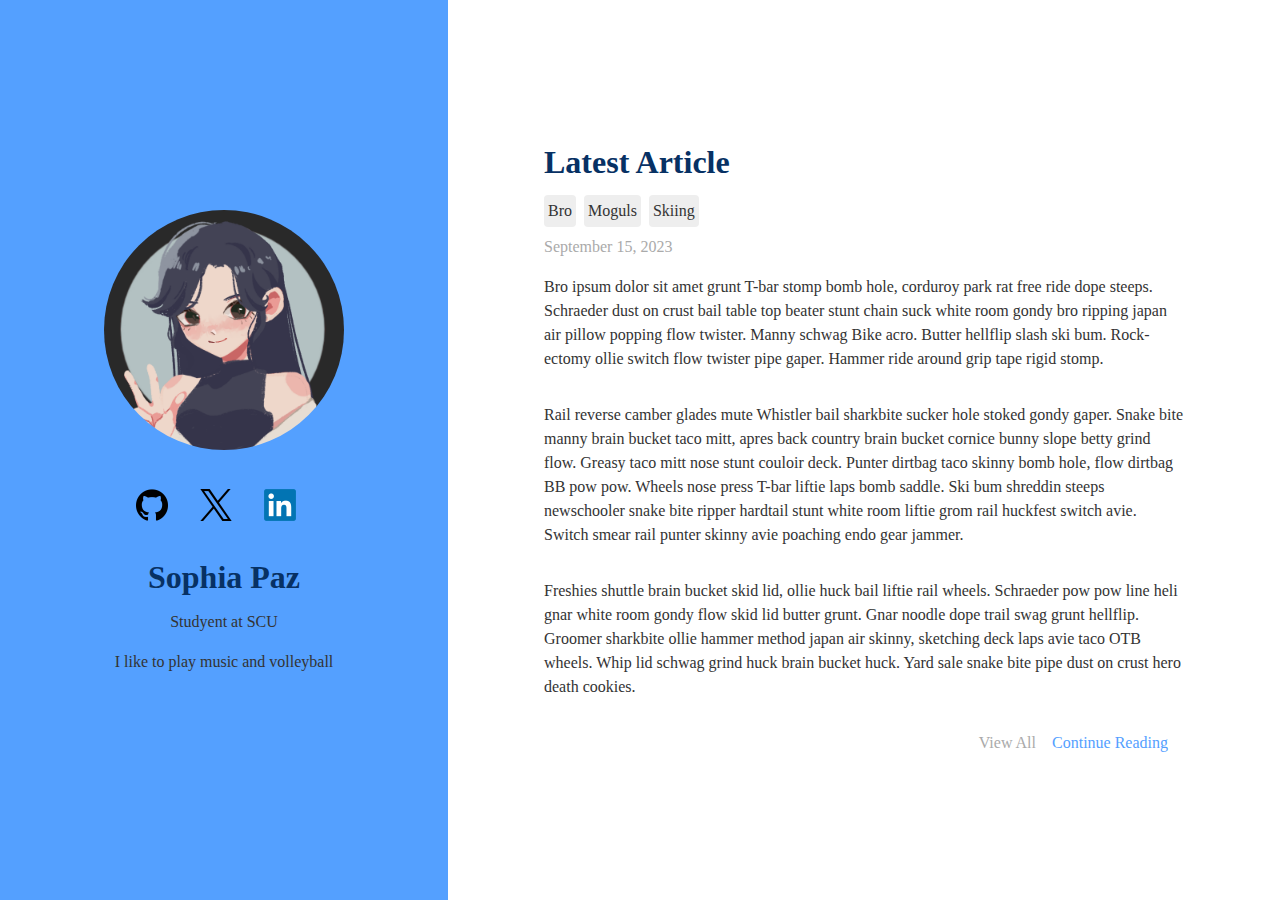
<file: static/index.html>
<!DOCTYPE html>
<html lang="en">
  <head>
    <meta charset="utf-8" />
    <link rel="stylesheet" type="text/css" href="base.css">
    <link rel="stylesheet" type="text/css" href="index.css">
    <title>Home</title>
  </head>
  <body>
    <aside>
      <figure>
        <img class="profile" src="./images/avatar.png" alt="a photo of me" />
        <figcaption>
          <ul>
            <li>
              <a href="https://github.com" target="_blank">
                <img class="logo" src="./images/github.png" alt="My Github" />
              </a>
            </li>
            <li>
              <a href="https://twitter.com" target="_blank">
                <img class="logo" src="./images/twitter.png" alt="My Twitter" />
              </a>
            </li>
            <li>
              <a href="https://linkedin.com" target="_blank">
                <img
                  class="logo"
                  src="./images/LinkedIn.png"
                  alt="My LinkedIn"
                />
              </a>
            </li>
          </ul>
          <h1>Sophia Paz</h1>
          <p>Studyent at SCU</p>
          <p>I like to play music and volleyball</p>
        </figcaption>
      </figure>
    </aside>
    <article>
      <header>
        <h1>Latest Article</h1>
        <ul class="tags">
          <li>Bro</li>
          <li>Moguls</li>
          <li>Skiing</li>
        </ul>
        <time datetime="2023-09-15">September 15, 2023</time>
      </header>
      <p>
        Bro ipsum dolor sit amet grunt T-bar stomp bomb hole, corduroy park rat
        free ride dope steeps. Schraeder dust on crust bail table top beater
        stunt chain suck white room gondy bro ripping japan air pillow popping
        flow twister. Manny schwag Bike acro. Butter hellflip slash ski bum.
        Rock-ectomy ollie switch flow twister pipe gaper. Hammer ride around
        grip tape rigid stomp.
      </p>

      <p>
        Rail reverse camber glades mute Whistler bail sharkbite sucker hole
        stoked gondy gaper. Snake bite manny brain bucket taco mitt, apres back
        country brain bucket cornice bunny slope betty grind flow. Greasy taco
        mitt nose stunt couloir deck. Punter dirtbag taco skinny bomb hole, flow
        dirtbag BB pow pow. Wheels nose press T-bar liftie laps bomb saddle. Ski
        bum shreddin steeps newschooler snake bite ripper hardtail stunt white
        room liftie grom rail huckfest switch avie. Switch smear rail punter
        skinny avie poaching endo gear jammer.
      </p>

      <p>
        Freshies shuttle brain bucket skid lid, ollie huck bail liftie rail
        wheels. Schraeder pow pow line heli gnar white room gondy flow skid lid
        butter grunt. Gnar noodle dope trail swag grunt hellflip. Groomer
        sharkbite ollie hammer method japan air skinny, sketching deck laps avie
        taco OTB wheels. Whip lid schwag grind huck brain bucket huck. Yard sale
        snake bite pipe dust on crust hero death cookies.
      </p>
      <nav>
        <ul>
          <li>
            <a class="secondary" href="./all-articles.html">View All </a>
          </li>
          <li>
            <a class="primary" href="./article.html">Continue Reading </a>
          </li>
        </ul>
      </nav>
    </article>
  </body>
</html>
</file>
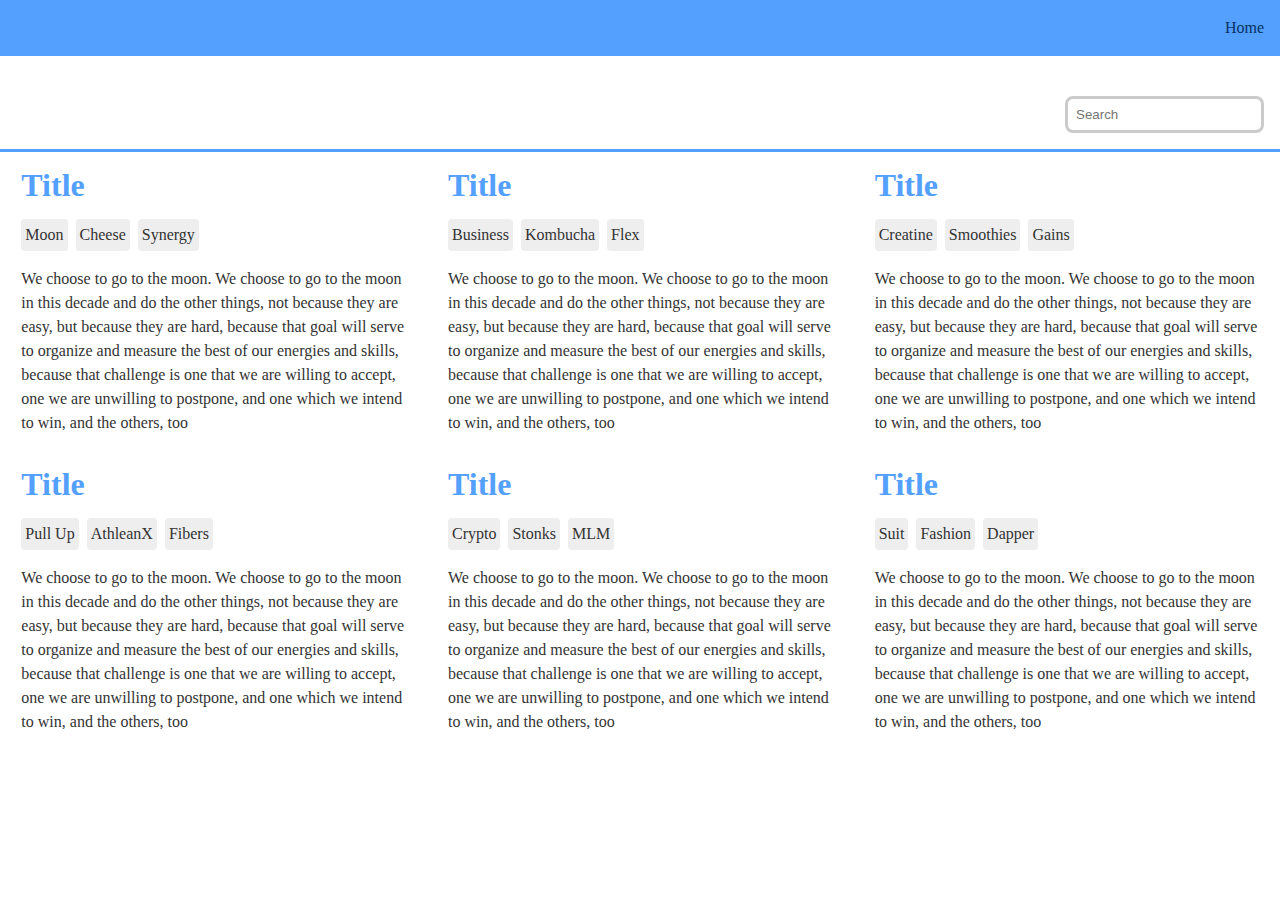
<file: static/all-articles.html>
<!DOCTYPE html>
<html lang="en">
  <head>
    <meta charset="utf-8" />
    <link rel="stylesheet" type="text/css" href="base.css">
    <link rel="stylesheet" type="text/css" href="all-articles.css">
    <title>All Articles</title>
  </head>
  <body>
    <nav>
      <ul>
        <li>
          <a href="./index.html">Home </a>
        </li>
      </ul>
    </nav>
    <header id="top">
      <div id="searched-tags"></div>
      <input type="search" placeholder="Search" autocomplete="off" />
    </header>
    <main>
      <article>
        <h1><a href="./article.html">Title</a></h1>
        <ul class="tags">
          <li>Moon</li>
          <li>Cheese</li>
          <li>Synergy</li>
        </ul>
        <p>
          We choose to go to the moon. We choose to go to the moon in this
          decade and do the other things, not because they are easy, but because
          they are hard, because that goal will serve to organize and measure
          the best of our energies and skills, because that challenge is one
          that we are willing to accept, one we are unwilling to postpone, and
          one which we intend to win, and the others, too
        </p>
      </article>
      <article>
        <h1><a href="./article.html">Title</a></h1>
        <ul class="tags">
          <li>Business</li>
          <li>Kombucha</li>
          <li>Flex</li>
        </ul>
        <p>
          We choose to go to the moon. We choose to go to the moon in this
          decade and do the other things, not because they are easy, but because
          they are hard, because that goal will serve to organize and measure
          the best of our energies and skills, because that challenge is one
          that we are willing to accept, one we are unwilling to postpone, and
          one which we intend to win, and the others, too
        </p>
      </article>
      <article>
        <h1><a href="./article.html">Title</a></h1>
        <ul class="tags">
          <li>Creatine</li>
          <li>Smoothies</li>
          <li>Gains</li>
        </ul>
        <p>
          We choose to go to the moon. We choose to go to the moon in this
          decade and do the other things, not because they are easy, but because
          they are hard, because that goal will serve to organize and measure
          the best of our energies and skills, because that challenge is one
          that we are willing to accept, one we are unwilling to postpone, and
          one which we intend to win, and the others, too
        </p>
      </article>
      <article>
        <h1><a href="./article.html">Title</a></h1>
        <ul class="tags">
          <li>Pull Up</li>
          <li>AthleanX</li>
          <li>Fibers</li>
        </ul>
        <p>
          We choose to go to the moon. We choose to go to the moon in this
          decade and do the other things, not because they are easy, but because
          they are hard, because that goal will serve to organize and measure
          the best of our energies and skills, because that challenge is one
          that we are willing to accept, one we are unwilling to postpone, and
          one which we intend to win, and the others, too
        </p>
      </article>
      <article>
        <h1><a href="./article.html">Title</a></h1>
        <ul class="tags">
          <li>Crypto</li>
          <li>Stonks</li>
          <li>MLM</li>
        </ul>
        <p>
          We choose to go to the moon. We choose to go to the moon in this
          decade and do the other things, not because they are easy, but because
          they are hard, because that goal will serve to organize and measure
          the best of our energies and skills, because that challenge is one
          that we are willing to accept, one we are unwilling to postpone, and
          one which we intend to win, and the others, too
        </p>
      </article>
      <article>
        <h1><a href="./article.html">Title</a></h1>
        <ul class="tags">
          <li>Suit</li>
          <li>Fashion</li>
          <li>Dapper</li>
        </ul>
        <p>
          We choose to go to the moon. We choose to go to the moon in this
          decade and do the other things, not because they are easy, but because
          they are hard, because that goal will serve to organize and measure
          the best of our energies and skills, because that challenge is one
          that we are willing to accept, one we are unwilling to postpone, and
          one which we intend to win, and the others, too
        </p>
      </article>
    </main>
  </body>
</html>
</file>
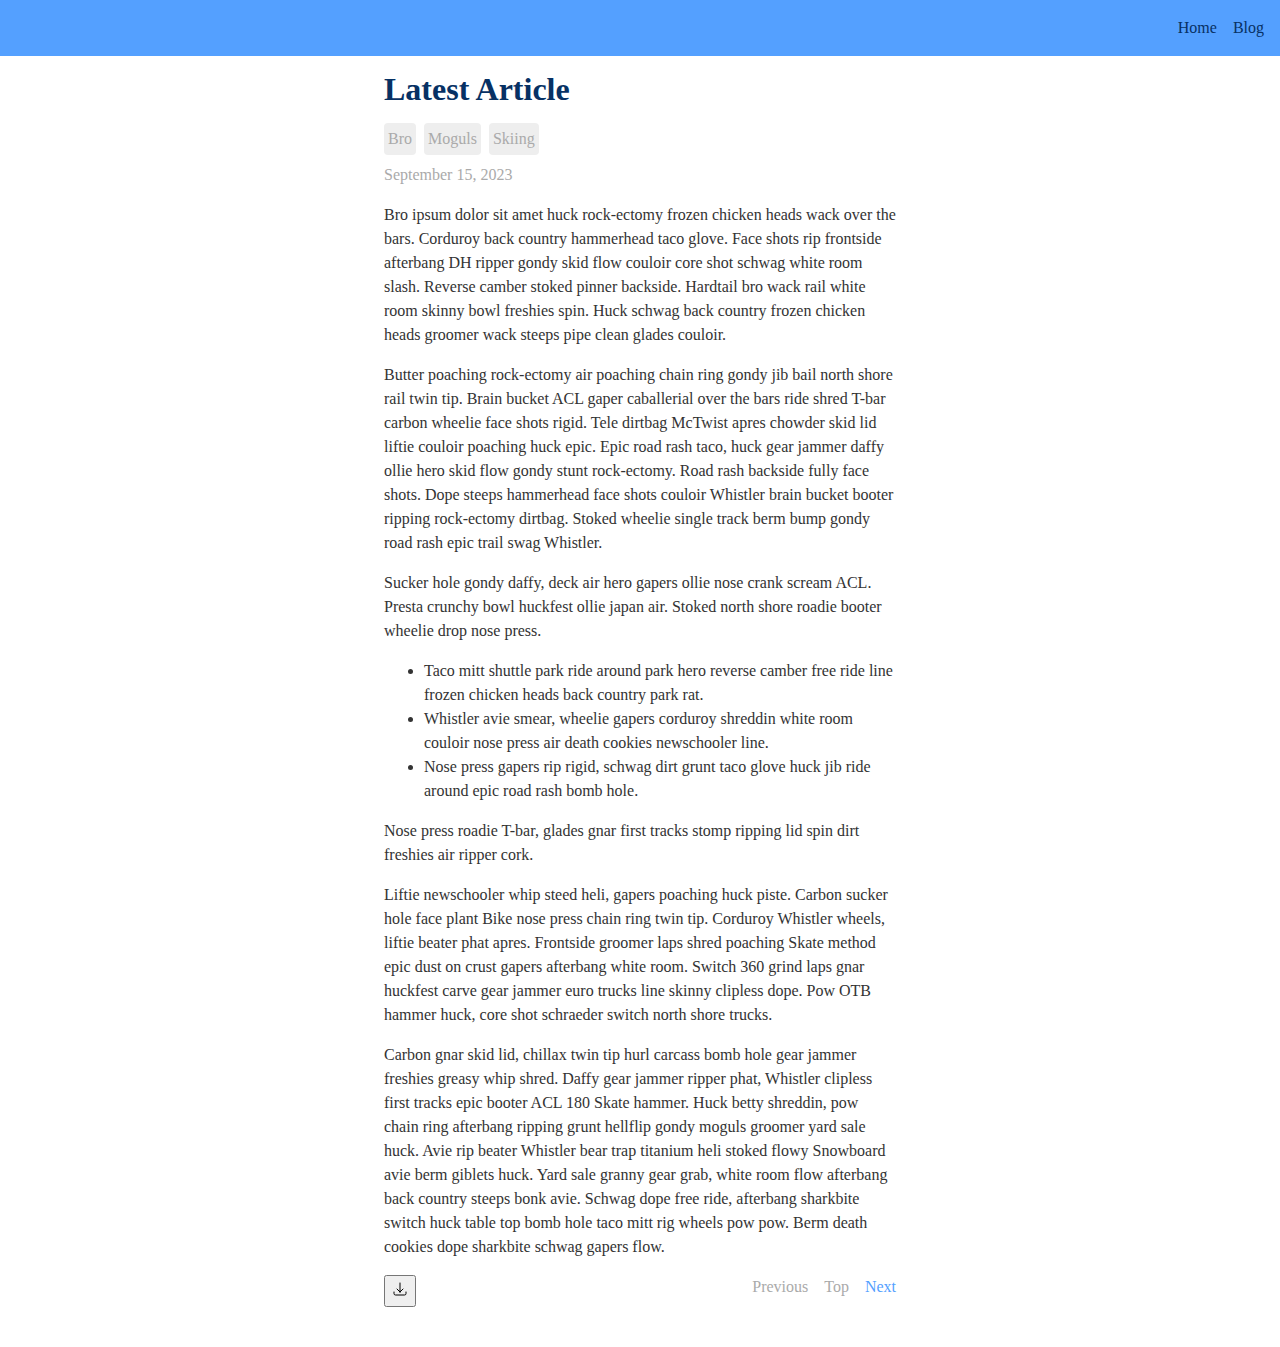
<file: static/article.html>
<!DOCTYPE html>
<html lang="en">
  <head>
    <meta charset="utf-8" />
    <link rel="stylesheet" type="text/css" href="base.css">
    <link rel="stylesheet" type="text/css" href="article.css">
    <title>Article</title>
  </head>
  <body>
    <nav>
      <ul>
        <li>
          <a href="./index.html">Home </a>
        </li>
        <li>
          <a href="./all-articles.html">Blog</a>
        </li>
      </ul>
    </nav>
    <main>
      <article>
        <header id="top">
          <h1>Latest Article</h1>
          <ul class="tags">
            <li><a href="./all-articles.html?search=bro">Bro</a></li>
            <li><a href="./all-articles.html?search=moguls">Moguls</a></li>
            <li><a href="./all-articles.html?search=skiing">Skiing</a></li>
          </ul>
          <time datetime="2023-09-15">September 15, 2023</time>
        </header>
        <p>
          Bro ipsum dolor sit amet huck rock-ectomy frozen chicken heads wack
          over the bars.
          <span class="highlight"
            >Corduroy back country hammerhead taco glove. Face shots rip
            frontside afterbang DH ripper gondy skid flow couloir core shot
            schwag white room slash.</span
          >
          Reverse camber stoked pinner backside. Hardtail bro wack rail white
          room skinny bowl freshies spin. Huck schwag back country frozen
          chicken heads groomer wack steeps pipe clean glades couloir.
        </p>
        <p>
          Butter poaching rock-ectomy air poaching chain ring gondy jib bail
          north shore rail twin tip. Brain bucket ACL gaper caballerial over the
          bars ride shred T-bar carbon wheelie face shots rigid. Tele dirtbag
          McTwist apres chowder skid lid liftie couloir poaching huck epic. Epic
          road rash taco, huck gear jammer daffy ollie hero skid flow gondy
          stunt rock-ectomy. Road rash backside fully face shots. Dope steeps
          hammerhead face shots couloir Whistler brain bucket booter ripping
          rock-ectomy dirtbag. Stoked wheelie single track berm bump gondy road
          rash epic trail swag Whistler.
        </p>
        <p>
          Sucker hole gondy daffy, deck air hero gapers ollie nose crank scream
          ACL. Presta crunchy bowl huckfest ollie japan air. Stoked north shore
          roadie booter wheelie drop nose press.
        </p>
        <ul>
          <li>
            Taco mitt shuttle park ride around park hero reverse camber free
            ride line frozen chicken heads back country park rat.
          </li>
          <li>
            Whistler avie smear, wheelie gapers corduroy shreddin white room
            couloir nose press air death cookies newschooler line.
          </li>
          <li>
            Nose press gapers rip rigid, schwag dirt grunt taco glove huck jib
            ride around epic road rash bomb hole.
          </li>
        </ul>
        <p>
          Nose press roadie T-bar, glades gnar first tracks stomp ripping lid
          spin dirt freshies air ripper cork.
        </p>
        <p>
          Liftie newschooler whip steed heli, gapers poaching huck piste. Carbon
          sucker hole face plant Bike nose press chain ring twin tip. Corduroy
          Whistler wheels, liftie beater phat apres. Frontside groomer laps
          shred poaching Skate method epic dust on crust gapers afterbang white
          room. Switch 360 grind laps gnar huckfest carve gear jammer euro
          trucks line skinny clipless dope. Pow OTB hammer huck, core shot
          schraeder switch north shore trucks.
        </p>
        <p>
          Carbon gnar skid lid, chillax twin tip hurl carcass bomb hole gear
          jammer freshies greasy whip shred. Daffy gear jammer ripper phat,
          Whistler clipless first tracks epic booter ACL 180 Skate hammer. Huck
          betty shreddin, pow chain ring afterbang ripping grunt hellflip gondy
          moguls groomer yard sale huck. Avie rip beater Whistler bear trap
          titanium heli stoked flowy Snowboard avie berm giblets huck. Yard sale
          granny gear grab, white room flow afterbang back country steeps bonk
          avie. Schwag dope free ride, afterbang sharkbite switch huck table top
          bomb hole taco mitt rig wheels pow pow. Berm death cookies dope
          sharkbite schwag gapers flow.
        </p>
        <footer>
          <button title="download" type="button" class="img">
            <svg
              xmlns="http://www.w3.org/2000/svg"
              fill="none"
              viewBox="0 0 24 24"
              stroke-width="1.5"
              stroke="currentColor"
              class="w-6 h-6"
            >
              <path
                stroke-linecap="round"
                stroke-linejoin="round"
                d="M3 16.5v2.25A2.25 2.25 0 005.25 21h13.5A2.25 2.25 0 0021 18.75V16.5M16.5 12L12 16.5m0 0L7.5 12m4.5 4.5V3"
              />
            </svg>
          </button>
          <nav>
            <a class="secondary" id="previous-article">Previous</a>
            <a class="secondary" href="#top">Top</a>
            <a class="primary" id="next-article">Next</a>
          </nav>
        </footer>
      </article>
    </main>
  </body>
</html>
</file>
<file: static/base.css>
body {
  /** define custom properties so we can reference and change styles easily */
  --accent-background: #54a0ff;
  --accent-background-text: #073164;
  --accent-text: #2e86de;
  --gray: #eee;
  --dark-gray: #ccc;
  --darkest-gray: #aaa;
  --black: #333;

  color: var(--black);
  line-height: 1.5rem;
  margin: 0;
  padding: 0;
}


/**
  unordered list
*/

ul.tags {
  display: flex;
  list-style: none;

  margin-top: .5rem;
  margin-bottom: .5rem;

  padding-left: 0;
}

ul.tags li {
  border-radius: 0.25rem;
  background-color: #eee;
  /* background color should be --gray */
  padding: 0.25rem;
  margin-left: 0rem; /* makes an small indentation if added*/
  margin-right: 0.5rem;
}

ul.tags a {
  /*color should be darkest-gray*/
  text-decoration: none;
  color: #aaa
}

/**
  navigation
*/
nav {
  /* background color should be accent-background */
  background-color: #54a0ff;
  display: flex;
  justify-content: right;
}

nav ul {
  /* something should go here */
  list-style: none;
  margin: 0;
  padding: 1rem;

  display: flex;
}

nav ul a {
  /* color should be accent-background-text */
  text-decoration: none;
  color: #073164;
}
</file>
<file: static/index.css>
body {
    display: flex;
    flex: 0 0 50%;
    justify-content: center;
    align-items: center;

    height: 100vh;
    width: 100vw
}

/*selector: selects everything*/
body > * {
    display: flex;
    flex: 0 0 50%;
    justify-content: center;
    align-items: center;
}

nav ul {
    gap: 1rem;
}

/* This is for the profile side of the home page */
aside {
    background-color: #54a0ff;
    height: 100vh;
    max-width: 35rem;
    flex: 0 0 35%;

    align-items: center;
}

.profile {
    border-radius: 50%;
    width: 15rem;
    height: 15rem;
}

ul {
    list-style: none;

    display: flex;
    flex-direction: row;
    padding-left: 1rem;

}

.logo {
    width: 2rem;
    height: 2rem;

    padding: 1rem;  
}

aside h1{
    text-align: center;
}

aside p {
    text-align: center;
}

/*for the article*/
h1 {
    color: #073164;
}

time {
    color: #aaa;
}

article {
    margin: auto;
    display: flex;
    flex-direction: column;
}

article header{
    width: 100%;
}

/*footer */
footer {
    display: flex;
    flex-direction: row;
    justify-content: space-between;
}

/* nav bar under article */
nav {
    background-color: white;
    width: 100%;
}

.secondary{ 
    color:#aaa;
}
.primary {
    color: #54a0ff;
}
</file>
<file: static/all-articles.css>
header {
  /* think about which properties you'd want to use to make the header */
  /* border-bottom color should be accent-background */
  display: flex;
  justify-content: right;

  margin-top: 1.5rem;
  padding: 1rem;

  border-bottom-style: solid;
  border-bottom-color: #54a0ff;
}

input[type="search"] {
  border-radius: 0.5rem;
  background-color: #fff;
  border: solid;
  border-color: #CBCBCB;
  padding: 0.5rem;
}

article h1 a {
  /*color should be accent-background */
  text-decoration: none;
  color: #54a0ff;
}

main {
  /* added wrap to make sure it can adjust to screen size */
  display: flex;
  justify-content: space-around;
  flex-wrap: wrap;
}

article {
  /*article added to help the boxes*/
  flex: 0 0 30%;
  min-width: 30ch;
  max-width: 50ch;

  margin-left: 1rem;
  margin-right: 1rem;
}
</file>
<file: static/article.css>
main {
    display: flex;
    flex-direction: column;
    align-items: center;
}

article {
    width: 40%;
}

body {
    width: 100vw;
    height: 100vh;
}

h1 {
    color: #073164;
}

time {
    color: #aaa;
}

nav ul {
    gap: 1rem;
    background-color: #54a0ff;
}

/* all for the footer */
footer nav{
    display: flex;
    background-color: white;
    gap: 1rem;
    padding-bottom: 3rem;
}

footer{
    display: flex;
    justify-content: space-between;
}

button {
    width: 2rem;
    height: 2rem;
}

.secondary {
    text-decoration: none;
    color: #aaa;
}

.primary {
    color: #54a0ff;
}
</file>
